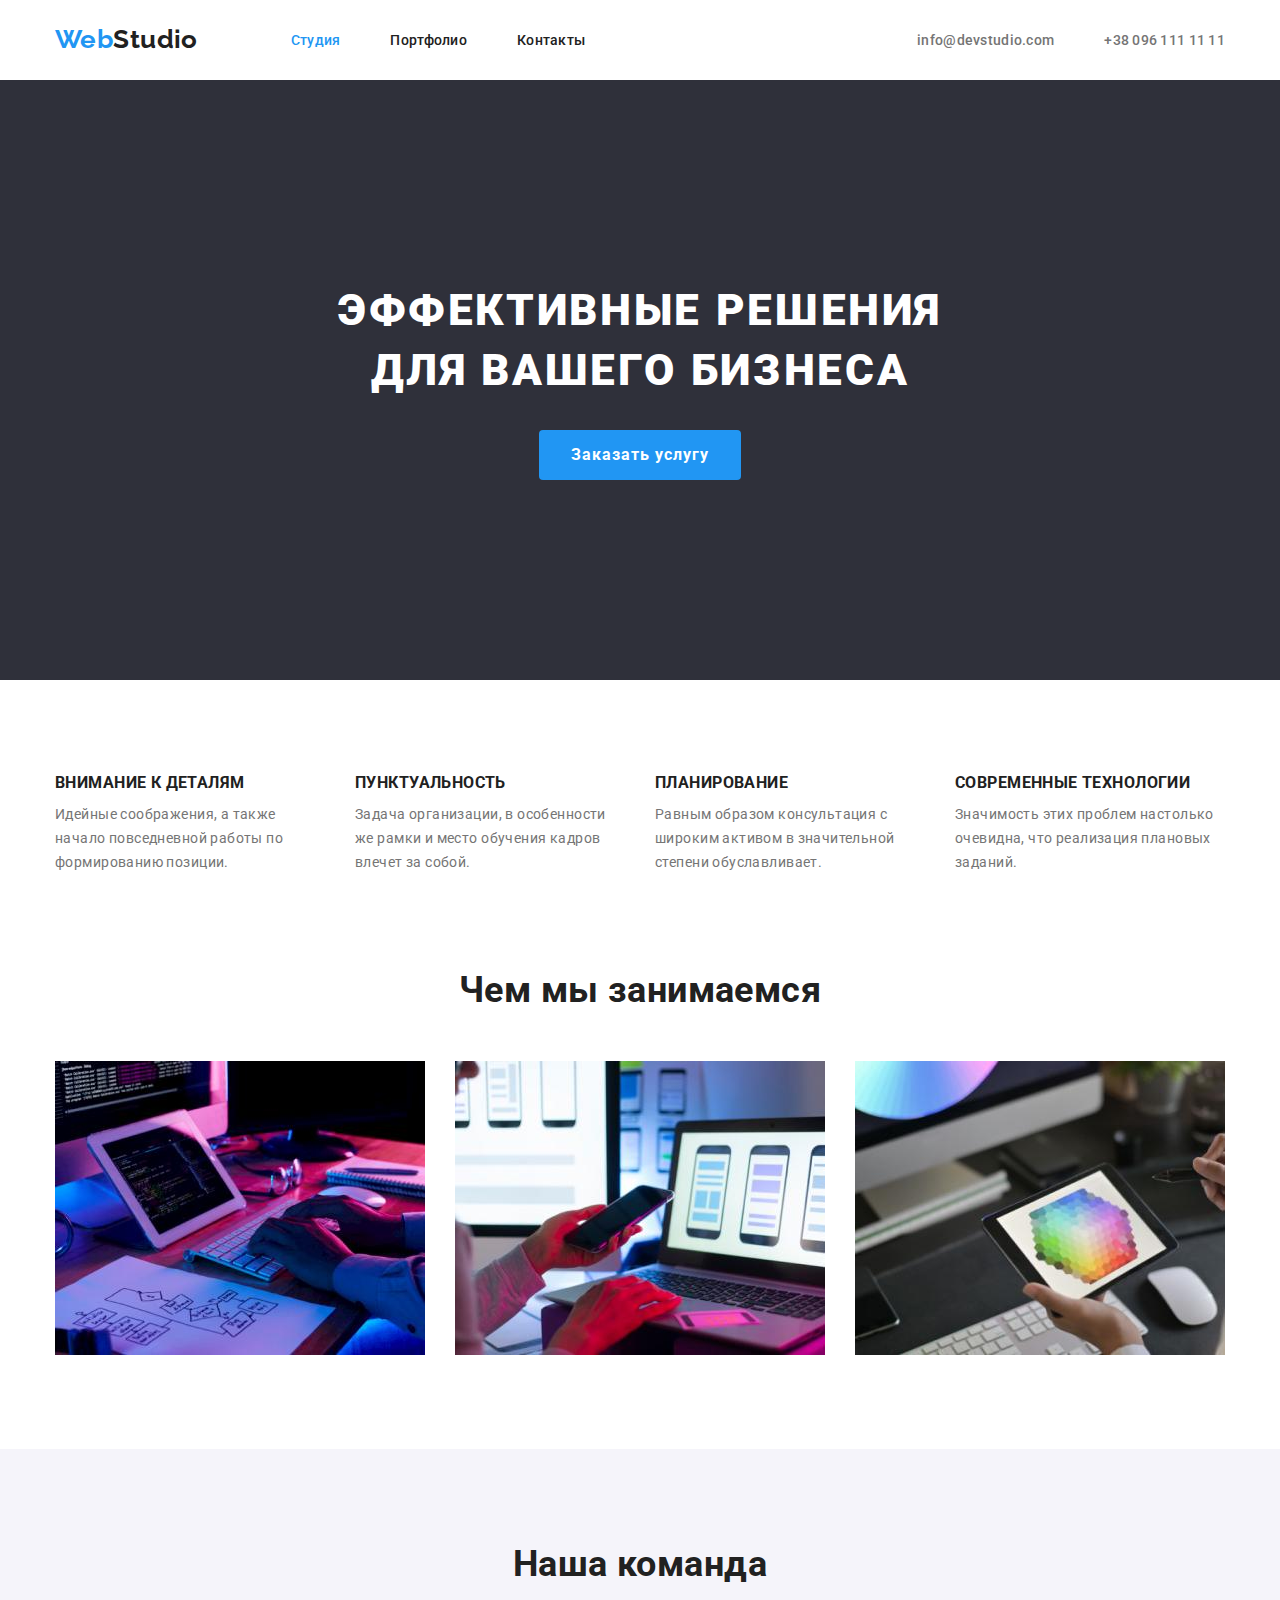
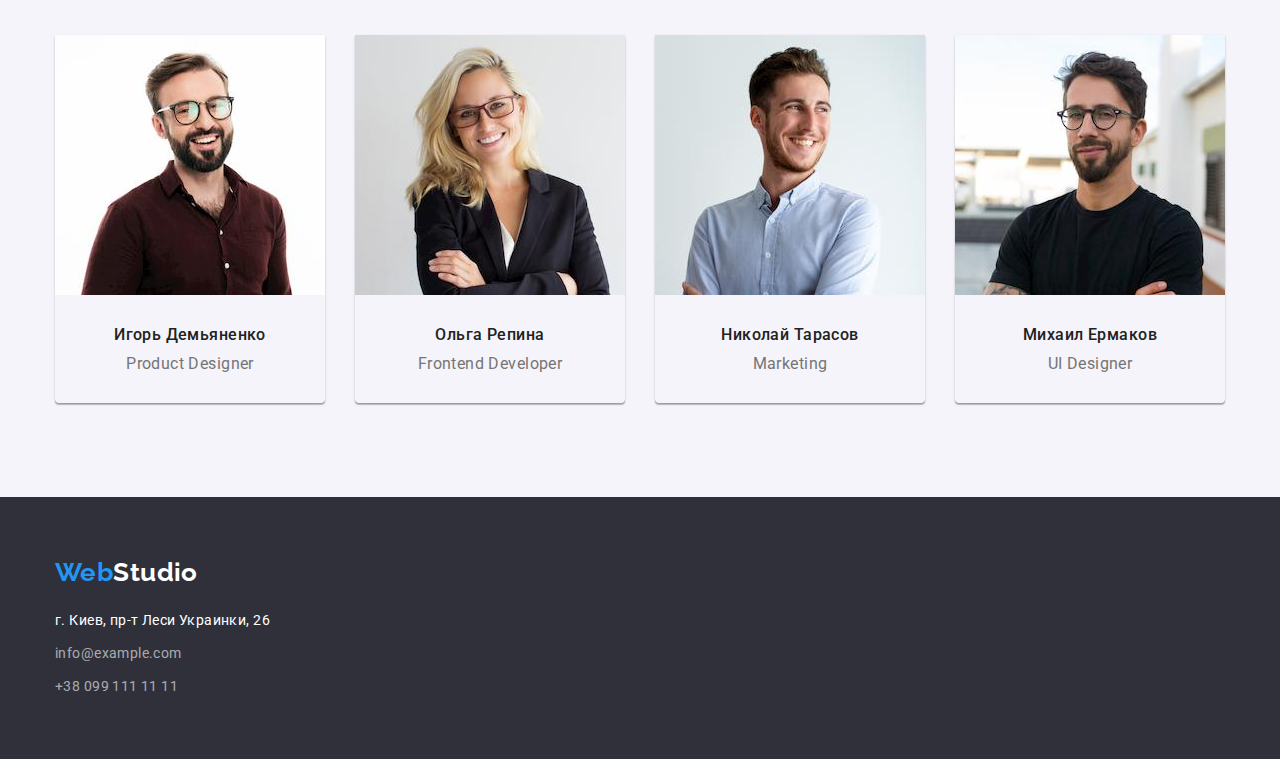
<file: index.html>
<!DOCTYPE html>
<html lang="ru">
<head>
    <meta charset="UTF-8">
    <meta name="viewport" content="width=device-width, initial-scale=1.0">
    <title>WebStudio</title>
    <link href="https://fonts.googleapis.com/css2?family=Roboto:wght@400;500;700;900&display=swap" rel="stylesheet">
    <link rel="stylesheet" href="https://cdnjs.cloudflare.com/ajax/libs/modern-normalize/1.0.0/modern-normalize.min.css">
    <link rel="stylesheet" href="./css/common.css">
    <link rel="stylesheet" href="./css/main.css">
    </head>
<body>
    <header class="header">
      <div class="container header-nav">
        <nav class="main-nav">
            <a href="./" class="link logo"> <span class="spanlogo">Web</span>Studio</a>
            <ul class="list nav-menu">
                <li class="nav-list"><a href="./index.html" class="link nav-link current">Студия</a></li>
                <li class="nav-list"><a href="./portfolio.html" class="link nav-link">Портфолио</a></li>
                <li class="nav-list"><a href="#contacts" class="link nav-link">Контакты</a></li>
            </ul>
        </nav>
        <ul class="list contacts">
           <li class="contacts-list"><a href="mailto:info@devstudio.com" class="link contacts-link">info@devstudio.com</a></li>
           <li class="contacts-list"><a href="tel:+380961111111" class="link contacts-link">+38 096 111 11 11</a></li>
        </ul>
      </div>
    </header>
    <main>
        <section class="hero">
            <div class="container">
                <h1 class="hero-title">Эффективные решения для вашего бизнеса</h1>
                <button type="button" class="btn" >Заказать услугу</button>
            </div> 
        </section>
        <section>
            <div class="container">
                <h2 class="visually-hidden">Особенности</h2>
                <ul class="list features-list">
                    <li class="features-item">
                        <h3 class="features-title">Внимание к деталям</h3>
                        <p class="features-desc">Идейные соображения, а также начало повседневной работы по формированию позиции.</p>
                    </li>
                    <li class="features-item">
                       <h3 class="features-title">Пунктуальность</h3>
                       <p class="features-desc">Задача организации, в особенности же рамки и место обучения кадров влечет за собой.</p>
                    </li>
                    <li class="features-item">
                      <h3 class="features-title">Планирование</h3>
                       <p class="features-desc">Равным образом консультация с широким активом в значительной степени обуславливает.</p>
                    </li>
                    <li class="features-item">
                     <h3 class="features-title">Современные технологии</h3>
                     <p class="features-desc">Значимость этих проблем настолько очевидна, что реализация плановых заданий.</p>
                    </li>
                </ul>
            </div>
        </section>
        <section>
           <div class="container">
                <h2 class="section-title">Чем мы занимаемся</h2>
                <ul class="list works-list">
                    <li class="works-item"><img src="./images/about/img1.jpg" alt="десктопные приложения" width="370" height="294"></li>
                    <li class="works-item"><img src="./images/about/img2.jpg" alt="мобильные приложения" width="370" height="294"></li>
                    <li class="works-item"><img src="./images/about/img3.jpg" alt="дизайнерские решения" width="370" height="294"></li>
                </ul>
           </div>
        </section>
        <section class="team">
            <div class="container">
                <h2 class="section-title">Наша команда</h2>
                <ul class="list team-list">
                    <li class="team-item">
                        <img src="./images/our_team/img1.jpg" alt="Игорь Демьяненко" class="team-foto" width="270" height="260">
                        <h3 class="name">Игорь Демьяненко</h3>
                        <p class="position">Product Designer</p>
                    </li>
                    <li class="team-item">
                        <img src="./images/our_team/img2.jpg" alt="Ольга Репина" class="team-foto" width="270" height="260">
                        <h3 class="name">Ольга Репина</h3>
                        <p class="position">Frontend Developer</p>
                    </li>
                    <li class="team-item">
                        <img src="./images/our_team/img3.jpg" alt="Николай Тарасов" class="team-foto" width="270" height="260">
                        <h3 class="name">Николай Тарасов</h3>
                        <p class="position">Marketing</p>
                    </li>
                    <li class="team-item">
                        <img src="./images/our_team/img4.jpg" alt="Михаил Ермаков" class="team-foto" width="270" height="260">
                        <h3 class="name">Михаил Ермаков</h3>
                        <p class="position">UI Designer</p>
                    </li>
                </ul>
            </div>
        </section>
    </main>
    <footer class="footer">
        <div class="container">
                <a href="./" class="link logo logo-white"><span class="spanlogo">Web</span>Studio</a>
                <address id="contacts" class="address-footer">
                    <ul class="list contacts-list-footer">
                        <li class="contacts-item-footer"><a href="https://goo.gl/maps/8nqzD4w9gKsaTHvp7" class="link map" target="_blank" rel="noopener noreferer">г. Киев, пр-т Леси Украинки, 26</a></li>
                        <li class="contacts-item-footer"><a href="mailto:info@example.com" class="link contacts-footer" >info@example.com</a></li>
                        <li class="contacts-item-footer"><a href="tel:+380991111111" class="link contacts-footer" >+38 099 111 11 11</a></li>
                    </ul>
                </address>
        </div>
    </footer>
</body>
</html>
</file>
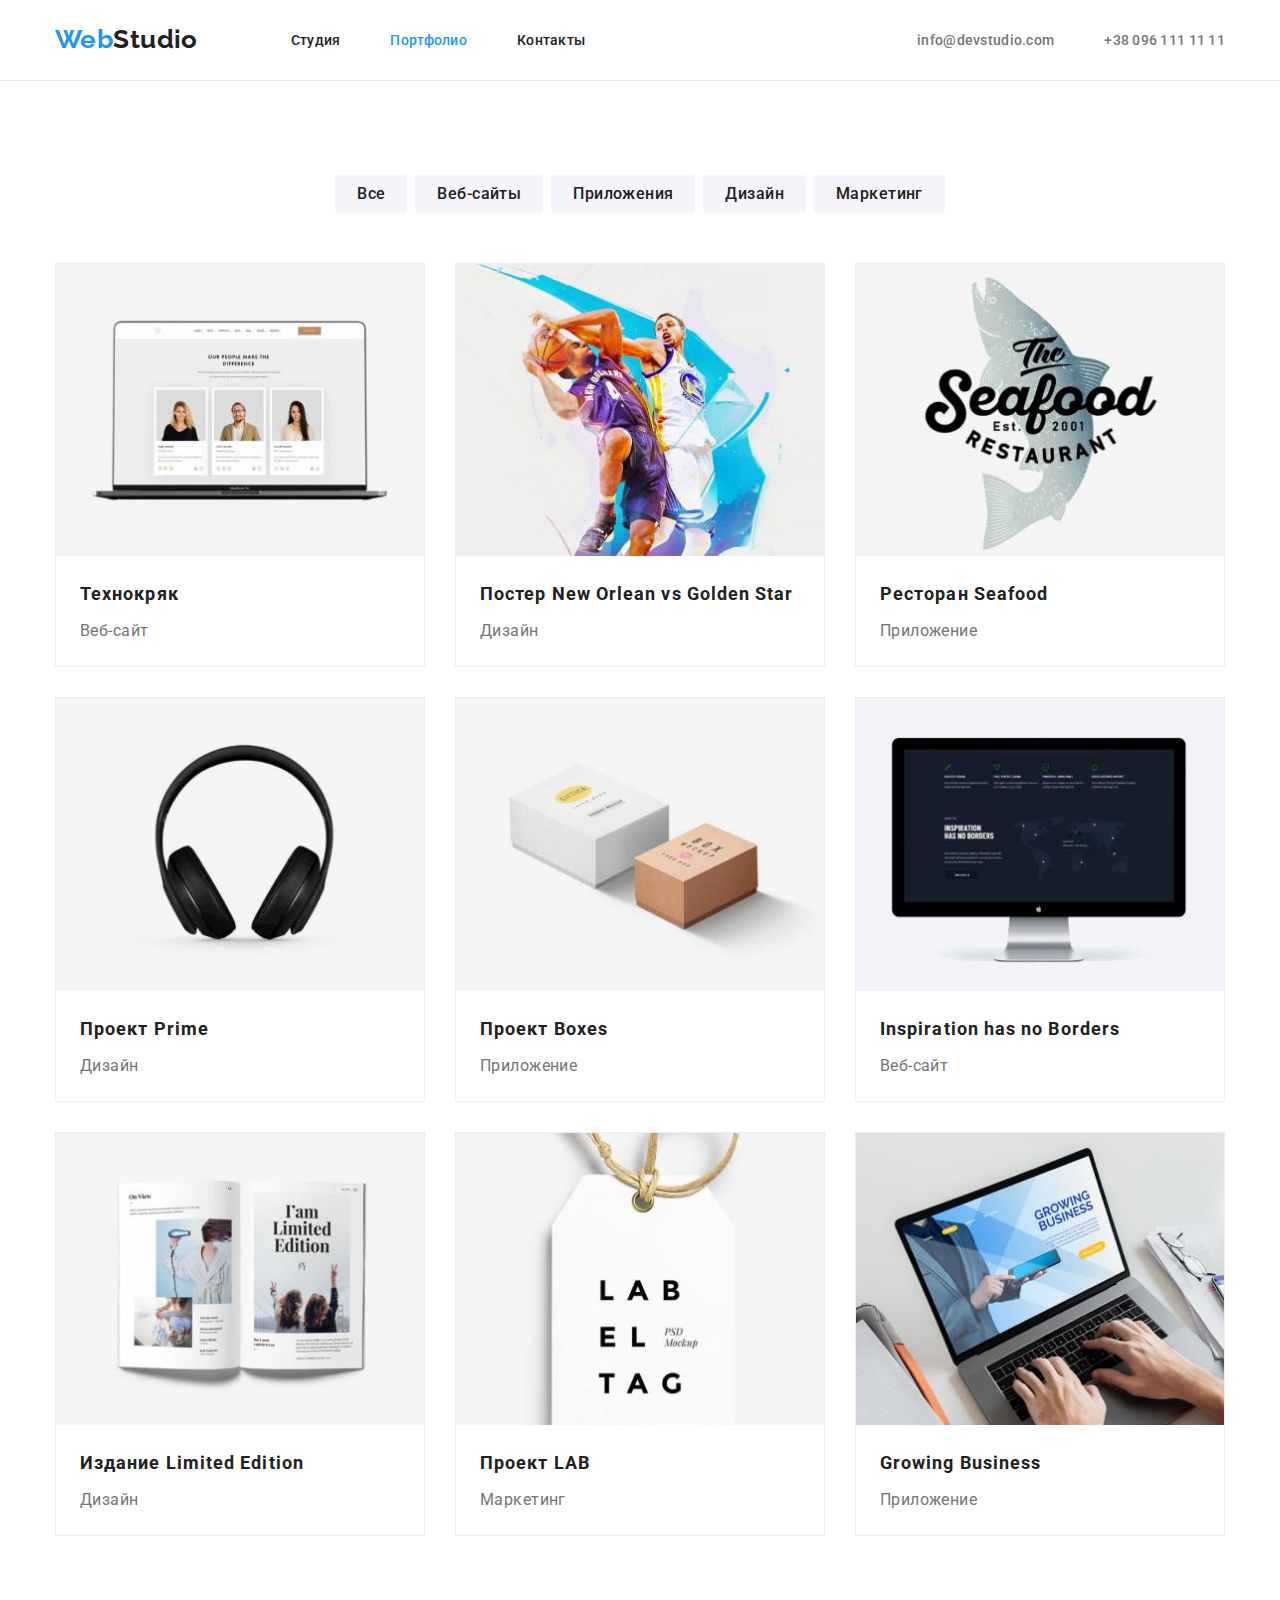
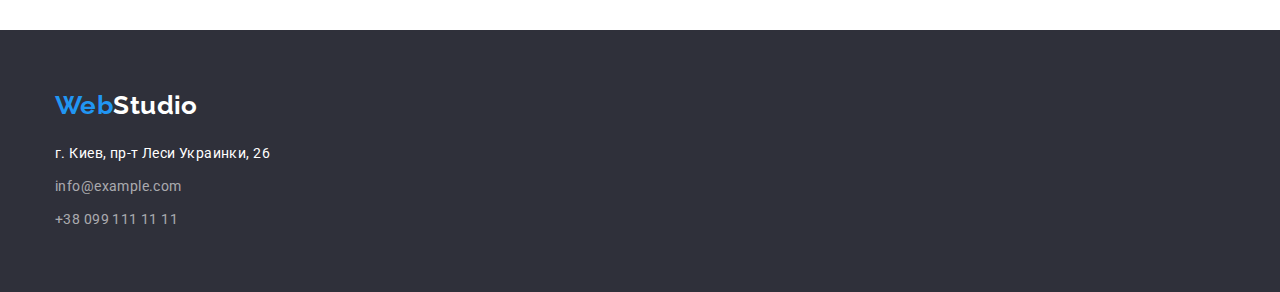
<file: portfolio.html>
<!DOCTYPE html>
<html lang="ru">
<head>
    <meta charset="UTF-8">
    <meta name="viewport" content="width=device-width, initial-scale=1.0">
    <title>Portfolio</title>
    <link href="https://fonts.googleapis.com/css2?family=Roboto:wght@400;500;700;900&display=swap" rel="stylesheet">
    <link rel="stylesheet" href="https://cdnjs.cloudflare.com/ajax/libs/modern-normalize/1.0.0/modern-normalize.min.css">
    <link rel="stylesheet" href="./css/common.css">
    <link rel="stylesheet" href="./css/portfolio.css">
</head>
<body>
    <header class="header header-underlined">
        <div class="container header-nav">
          <nav class="main-nav">
              <a href="./" class="link logo"> <span class="spanlogo">Web</span>Studio</a>
              <ul class="list nav-menu">
                  <li class="nav-list"><a href="./index.html" class="link nav-link">Студия</a></li>
                  <li class="nav-list"><a href="./portfolio.html" class="link nav-link current" >Портфолио</a></li>
                  <li class="nav-list"><a href="#contacts" class="link nav-link">Контакты</a></li>
              </ul>
          </nav>
          <ul class="list contacts">
             <li class="contacts-list"><a href="mailto:info@devstudio.com" class="link contacts-link">info@devstudio.com</a></li>
             <li class="contacts-list"><a href="tel:+380961111111" class="link contacts-link">+38 096 111 11 11</a></li>
          </ul>
        </div>
    </header>
    <main>
        <section class="portfolio">
            <div class="container">
                <ul class="list filters">
                    <li class="filters-list"><button type="button" class="filters-item">Все</button></li>
                    <li class="filters-list"><button type="button" class="filters-item">Веб-сайты</button></li>
                    <li class="filters-list"><button type="button" class="filters-item">Приложения</button></li>
                    <li class="filters-list"><button type="button" class="filters-item">Дизайн</button></li>
                    <li class="filters-list"><button type="button" class="filters-item">Маркетинг</button></li>
                </ul>
                <ul class="list works">
                    <li class="works-list">
                        <a href="" class="link works-item">
                            <img src="./images/portfolio/img1.jpg" alt="Технокряк" width="370" height="294">
                            <h2 class="works-title">Технокряк</h2>
                            <p class="works-desc">Веб-сайт</p>
                        </a>
                    </li>
                    <li class="works-list">
                        <a href="" class="link works-item">
                            <img src="./images/portfolio/img2.jpg" alt="Постер New Orlean vs Golden Star" width="370" height="294">
                            <h2 class="works-title">Постер New Orlean vs Golden Star</h2>
                            <p class="works-desc">Дизайн</p>
                        </a>
                    </li>
                    <li class="works-list">
                        <a href="" class="link works-item">
                            <img src="./images/portfolio/img3.jpg" alt="Ресторан Seafood" width="370" height="294">
                            <h2 class="works-title">Ресторан Seafood</h2>
                            <p class="works-desc">Приложение</p>
                        </a>
                    </li>
                    <li class="works-list">
                        <a href="" class="link works-item">
                            <img src="./images/portfolio/img4.jpg" alt="Проект Prime" width="370" height="294">
                            <h2 class="works-title">Проект Prime</h2>
                            <p class="works-desc">Дизайн</p>
                        </a>
                    </li>
                    <li class="works-list">
                        <a href="" class="link works-item">
                            <img src="./images/portfolio/img5.jpg" alt="Проект Boxes" width="370" height="294">
                            <h2 class="works-title">Проект Boxes</h2>
                            <p class="works-desc">Приложение</p>
                        </a>
                   </li>
                   <li class="works-list">
                        <a href="" class="link works-item">
                            <img src="./images/portfolio/img6.jpg" alt="Inspiration has no Borders" width="370" height="294">
                            <h2 class="works-title">Inspiration has no Borders</h2>
                            <p class="works-desc">Веб-сайт</p>
                        </a>
                    </li>
                    <li class="works-list">
                        <a href="" class="link works-item">
                            <img src="./images/portfolio/img7.jpg" alt="Издание Limited Edition" width="370" height="294">
                            <h2 class="works-title">Издание Limited Edition</h2>
                            <p class="works-desc">Дизайн</p>
                        </a>
                   </li>
                   <li class="works-list">
                        <a href="" class="link works-item">
                            <img src="./images/portfolio/img8.jpg" alt="Проект LAB" width="370" height="294">
                            <h2 class="works-title">Проект LAB</h2>
                            <p class="works-desc">Маркетинг</p>
                        </a>
                    </li>
                    <li class="works-list">
                        <a href="" class="link works-item">
                            <img src="./images/portfolio/img9.jpg" alt="Growing Business" width="370" height="294">
                            <h2 class="works-title">Growing Business</h2>
                            <p class="works-desc">Приложение</p>
                        </a>
                  </li>
                </ul>
            </div>
        </section>
    </main>
    <footer class="footer">
        <div class="container">
                <a href="./" class="link logo logo-white"><span class="spanlogo">Web</span>Studio</a>
                <address id="contacts" class="address-footer">
                    <ul class="list contacts-list-footer">
                        <li class="contacts-item-footer"><a href="https://goo.gl/maps/8nqzD4w9gKsaTHvp7" class="link map" target="_blank" rel="noopener noreferer">г. Киев, пр-т Леси Украинки, 26</a></li>
                        <li class="contacts-item-footer"><a href="mailto:info@example.com" class="link contacts-footer" >info@example.com</a></li>
                        <li class="contacts-item-footer"><a href="tel:+380991111111" class="link contacts-footer" >+38 099 111 11 11</a></li>
                    </ul>
                </address>
        </div>
    </footer>
</body>
</html>
</file>
<file: css/common.css>
/* raleway-700 - latin_cyrillic */
@font-face {
    font-family: 'Raleway';
    font-style: normal;
    font-weight: 700;
    src: url('../fonts/raleway/raleway-v18-latin_cyrillic-700.eot'); /* IE9 Compat Modes */
    src: local(''),
         url('../fonts/raleway/raleway-v18-latin_cyrillic-700.eot?#iefix') format('embedded-opentype'), /* IE6-IE8 */
         url('../fonts/raleway/raleway-v18-latin_cyrillic-700.woff2') format('woff2'), /* Super Modern Browsers */
         url('../fonts/raleway/raleway-v18-latin_cyrillic-700.woff') format('woff'), /* Modern Browsers */
         url('../fonts/raleway/raleway-v18-latin_cyrillic-700.ttf') format('truetype'), /* Safari, Android, iOS */
         url('../fonts/raleway/raleway-v18-latin_cyrillic-700.svg#Raleway') format('svg'); /* Legacy iOS */
  }

:root {
    --color-primary:#757575;
    --color-secondary:#212121;
    --accent-color:#2196F3;
    --white:#FFFFFF;
    --bg-dark:#2F303A;
    --bg-gray:#F5F4FA;
    --cl-frame-portfolio:#EEEEEE;
    --cl-frame-header:#ECECEC;

}

body {
    font-family: Roboto, sans-serif;
    font-weight: 400;
    font-size: 14px;
    line-height: 1.71428;
    letter-spacing: 0.03em;
    color: var(--color-primary);

}

.container {
    width: 1200px;
    margin-left: auto;
    margin-right: auto;
    padding-left: 15px;
    padding-right: 15px;
}

/* Классы для сброса дефолтных настроек */
address {
    font-style: normal;
}

.link {
    text-decoration: none;
}

.list {
    list-style: none;
    padding: 0;
    margin: 0;
}

img {
    display: block;
    max-width: 100%;
    height: auto;
}

h1, h2, h3, p {
    margin-top: 0;
}

.visually-hidden {
    position: absolute !important;
    clip: rect(1px 1px 1px 1px);
    clip: rect(1px, 1px, 1px, 1px);
    padding: 0 !important;
    border: 0 !important;
    height: 1px !important;
    width: 1px !important;
    overflow: hidden;
  }
  
/* Шапка сайта */

.header-nav {
    display: flex;
    align-items: center;
}

.main-nav {
    display: flex;
}

.nav-menu {
    display: flex;
}

.contacts{
    display: flex;
    margin-left: auto;
}

.logo {  
    font-family: Raleway, sans-serif;
    font-weight: 700;
    font-size: 26px;
    line-height: 1.192;
    color: var(--color-secondary);
  }
  .main-nav .logo {
    padding-top: 24px;
    padding-bottom: 25px;
    margin-right: 93px;
  }

.spanlogo {
    color: var(--accent-color);
}

.nav-list:not(:last-child) {
    margin-right: 50px;
}

.nav-link,
.contacts-link {
    display: block;
    padding-top: 32px;
    padding-bottom: 32px;

    font-weight: 500;
    line-height: 1.143;
    letter-spacing: 0.02em;
}
.nav-link {
    color: var(--color-secondary);
}

.contacts-link {
    color: var(--color-primary);
}
.nav-link:hover,
.nav-link:focus, 
.contacts-link:hover,
.contacts-link:focus {
    color: var(--accent-color);
}

.nav-menu .current {
    color: var(--accent-color);
}
.contacts-list + .contacts-list {
    margin-left: 50px;
}
/* Футер */
.footer {
    background-color: var(--bg-dark);
}

.logo-white,
.map {
    color: var(--white);
}

.footer .container {
    padding-top: 60px;
    padding-bottom: 60px;
}

.address-footer {
    margin-top: 20px;
}
.contacts-footer {
    color: rgba(255, 255, 255, 0.6);
}
.contacts-item-footer:not(:last-child) {
    margin-bottom: 9px;
}
</file>
<file: css/main.css>
/* Герой */

.hero {
    background-color:var(--bg-dark);
    text-align: center;
}
.hero-title {
    max-width: 696px;
    margin-left: auto;
    margin-right: auto;
    margin-bottom: 30px;

    font-weight: 900;
    font-size: 44px;
    line-height: 1.364;
    text-align: center;
    letter-spacing: 0.06em;
    text-transform: uppercase;
    color: var(--white);
}

.btn {
    display: inline-block;
    padding: 10px 32px;
    border-radius: 4px;
    border: 0;

    font-family: inherit;
    font-weight: 700;
    font-size: 16px;
    line-height: 1.875;
    align-items: center; 
    text-align: center;
    letter-spacing: 0.06em;
    color: var(--white);
    background-color: var(--accent-color);
}

.hero .container {
    padding-top: 200px;
    padding-bottom: 200px;
}

/* Основной контент */

/* Секция особенности */
.features-list {
    display: flex;
    padding-top: 94px;
    padding-bottom: 94px;
}

.features-title,
.section-title {
    font-weight: 700;
    color: var(--color-secondary);
}

.features-title {
    margin-bottom: 10px;

    line-height: 1.143;
    text-transform: uppercase;
}

.features-desc {
   margin-bottom: 0;
}

.features-item {
   width: 270px;
   margin-right: 30px;
 }

.features-item:last-child{
    margin-right: 0;
}

/* Секция Чем мы занимаемся */
.works-list {
    display: flex;
    padding-bottom: 94px;
}

.works-item {
    flex-basis: calc((100% - 60px)/ 3);
}
.works-item:not(:last-child) {
    margin-right: 30px;
}

.section-title {
    margin-bottom: 50px;
    
    font-size: 36px;
    line-height: 1.167;
    text-align: center;
}

/* Секция Наша команда */

.team {
    background-color: var(--bg-gray);
}

.team .section-title {
    padding-top: 94px;
}

.team-list {
    display: flex;
    flex-wrap: wrap;
    padding-bottom: 94px;
    margin-left: -30px;
    margin-top: -30px;
}

.team-foto {
    margin-bottom: 30px;
}
 
.team-item {
    margin-left: 30px;
    margin-top: 30px;
    flex-basis: calc(100% / 4 - 30px);
    text-align: center;
    
    box-shadow: 0px 1px 3px rgba(0, 0, 0, 0.12), 0px 1px 1px rgba(0, 0, 0, 0.14), 0px 2px 1px rgba(0, 0, 0, 0.2);
    border-radius: 0px 0px 4px 4px;
} 

.name,
.position {
    font-size: 16px;
    line-height: 1.187;
}

.name{
    margin-bottom: 10px;
    
    font-weight: 500;
    color: var(--color-secondary);
}

.position{
    margin-bottom: 30px;

    color: var(--color-primary);
}
</file>
<file: css/portfolio.css>
.header-underlined {
    border-bottom: 1px solid var(--cl-frame-header);
}

.filters {
    display: flex;
    justify-content: center;
    padding-bottom: 50px;
}

.filters-list:not(:last-child) {
    margin-right: 8px;
}

.portfolio {
    padding-top: 94px;
    padding-bottom: 94px; 
}

.filters-item {
    padding: 6px 22px;
    border-radius: 4px;
    border: 0;
    font-family: inherit;
    font-weight: 500;
    font-size: 16px;
    line-height: 1.625;
    letter-spacing: inherit;
    text-align: center;
    color: var(--color-secondary);
    background-color: var(--bg-gray);
}

.filters-item:hover,
.filters-item:focus {
    color: var(--white);
    background-color: var(--accent-color);
    box-shadow: 0px 3px 1px rgba(0, 0, 0, 0.1), 0px 1px 2px rgba(0, 0, 0, 0.08), 0px 2px 2px rgba(0, 0, 0, 0.12);
}

.works {
    display: flex;
    flex-wrap: wrap;
    margin-left: -30px;
    margin-top: -30px;
}

.works-list {
    margin-left: 30px;
    margin-top: 30px;
    flex-basis: calc(100% / 3 - 30px);
   border: 1px solid var(--cl-frame-portfolio);
}

.works-title {
    margin-top: 20px;
    margin-bottom: 4px;
    padding-right: 24px;
    padding-left: 24px;
    
    font-weight: 700;
    font-size: 18px;
    line-height: 2;
    letter-spacing: 0.06em;
    color: var(--color-secondary);
}

.works-desc {
    margin-bottom: 0;
    padding-bottom: 20px;
    padding-right: 24px;
    padding-left: 24px;
    
    font-size: 16px;
    line-height: 1.875;
    color: var(--color-primary);
}
</file>
